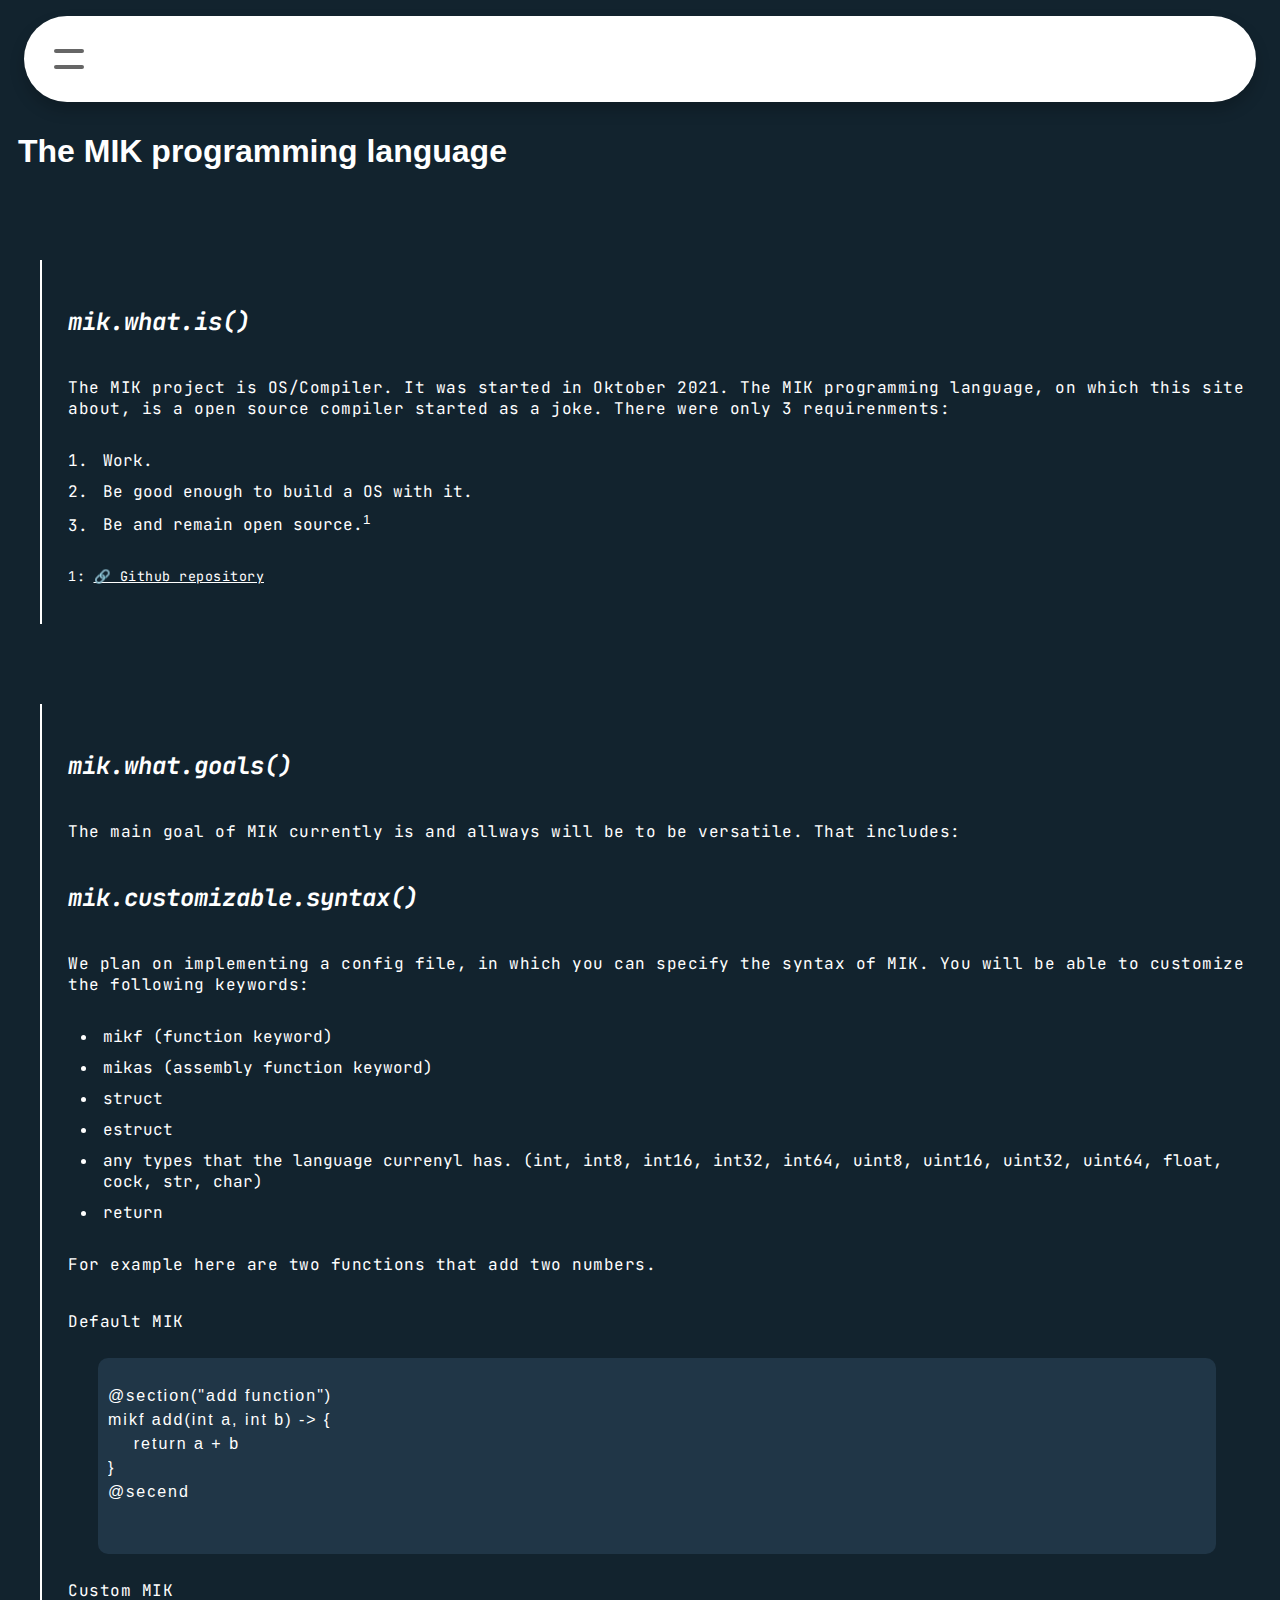
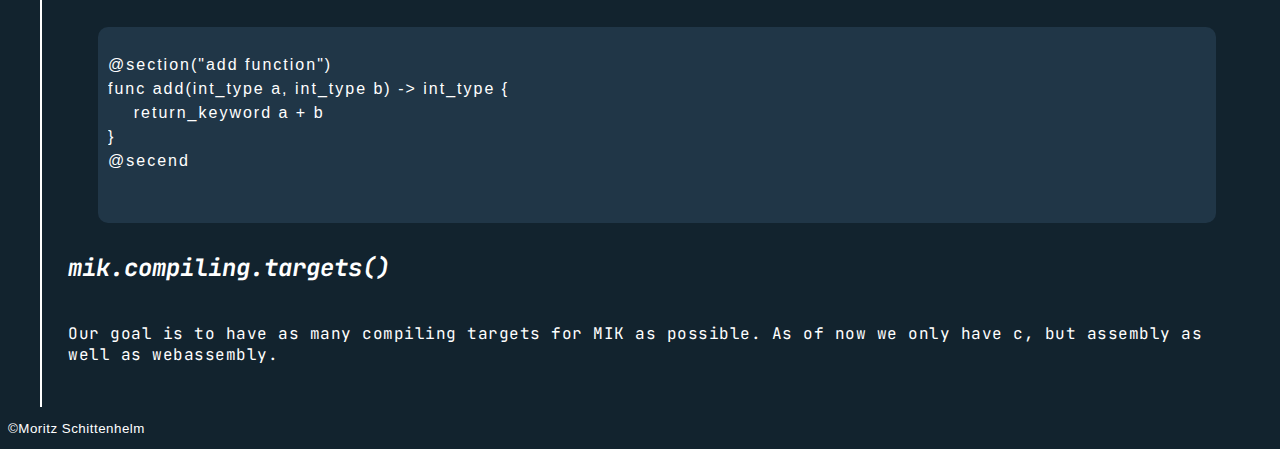
<file: website/about.html>
<!DOCTYPE html>
<html lang="en" style="background-color: #12232e;">
<head>
    <meta charset="UTF-8">
    <meta http-equiv="X-UA-Compatible" content="IE=edge">
    <meta name="viewport" content="width=device-width, initial-scale=1.0">
    <link rel="stylesheet" href="https://cdnjs.cloudflare.com/ajax/libs/font-awesome/4.7.0/css/font-awesome.min.css">
    <link rel="stylesheet" href="style/style.css">
    <title>MIK - Home</title>
</head>
    <body>
        <header class="spacer">
            <div class="nav">
                <input type="checkbox">
                <span></span>
                <span></span>
                <div class="menu">
                    <li><a href="../index.html">home</a></li>
                    <li><a id="active" href="#">about</a></li>
                    <li><a href="documentation.html">documentation</a></li>
                    <li><a href="Download.html">download</a></li>
                    <li><a href="learn_mik.html">learn</a></li>
                    <li><a href="#">contact</a></li>
                </div>
            </div>
        </header>
        
        <!--Articles about mik origin-->
        <div class="article">
            <h1>The MIK programming language</h1>

            <!--what is that-->
            <div class="article-doc">
                <h2 class="function">mik.what.is()</h2>
                <p>The MIK project is OS/Compiler. It was started in Oktober 2021.
                    The MIK programming language, on which this site about,
                     is a open source compiler started as a joke. There were only 3 requirenments:
                </p>
                <ol>
                    <li style="padding: 5px;font-family: 'JetBrains Mono', monospace;">Work.</il>
                    <li style="padding: 5px;font-family: 'JetBrains Mono', monospace;">Be good enough to build a OS with it.</li>
                    <li style="padding: 5px;font-family: 'JetBrains Mono', monospace;">Be and remain open source.<sup>1</sup></li>
                </ol>
                <p style="font-size: smaller;">1: <a style="font-family: 'JetBrains Mono', monospace;" href="https://github.com/MikOS-ProgrammingLanguage/mic">🔗 Github repository</a></p>
            </div>

            <!--what goals-->
            <div class="article-doc">
                <h2 class="function">mik.what.goals()</h2>
                <p>The main goal of MIK currently is and allways will be to be versatile. That includes:</p>

                <h2 class="function">mik.customizable.syntax()</h2>
                <p>We plan on implementing a config file, in which you can specify the syntax of MIK. You will be able to customize the following keywords:</p>
                <ul>
                    <li style="padding: 5px;font-family: 'JetBrains Mono', monospace;">mikf  (function keyword)</li>
                    <li style="padding: 5px;font-family: 'JetBrains Mono', monospace;">mikas (assembly function keyword)</li>
                    <li style="padding: 5px;font-family: 'JetBrains Mono', monospace;">struct</li>
                    <li style="padding: 5px;font-family: 'JetBrains Mono', monospace;">estruct</li>
                    <li style="padding: 5px;font-family: 'JetBrains Mono', monospace;">any types that the language currenyl has. (int, int8, int16, int32, int64, uint8, uint16, uint32, uint64, float, cock, str, char)</li>
                    <li style="padding: 5px;font-family: 'JetBrains Mono', monospace;">return</li>
                </ul>

                <p>For example here are two functions that add two numbers.</p>
                <p>Default MIK</p>
                <blockquote>
                    <pre>
@section("add function")                        
mikf add(int a, int b) -> {
    return a + b
}
@secend
                    </pre>
                </blockquote>
                <p>Custom MIK</p>
                <blockquote>
                    <pre>
@section("add function")
func add(int_type a, int_type b) -> int_type {
    return_keyword a + b
}
@secend
                    </pre>
                </blockquote>

                <h2 class="function">mik.compiling.targets()</h2>
                <p>Our goal is to have as many compiling targets for MIK as possible. As of now we only have c, but assembly as well as webassembly.</p>
			</div>
        </div>
    
     <footer>
        <button onclick="topFunction()" id="myBtn" title="Go to top">Top</button>
        <script src="scripts/to_top.js"></script>
        <p style="font-size: smaller;">©Moritz Schittenhelm</p>
    </footer>
    </body>
</html>
</file>
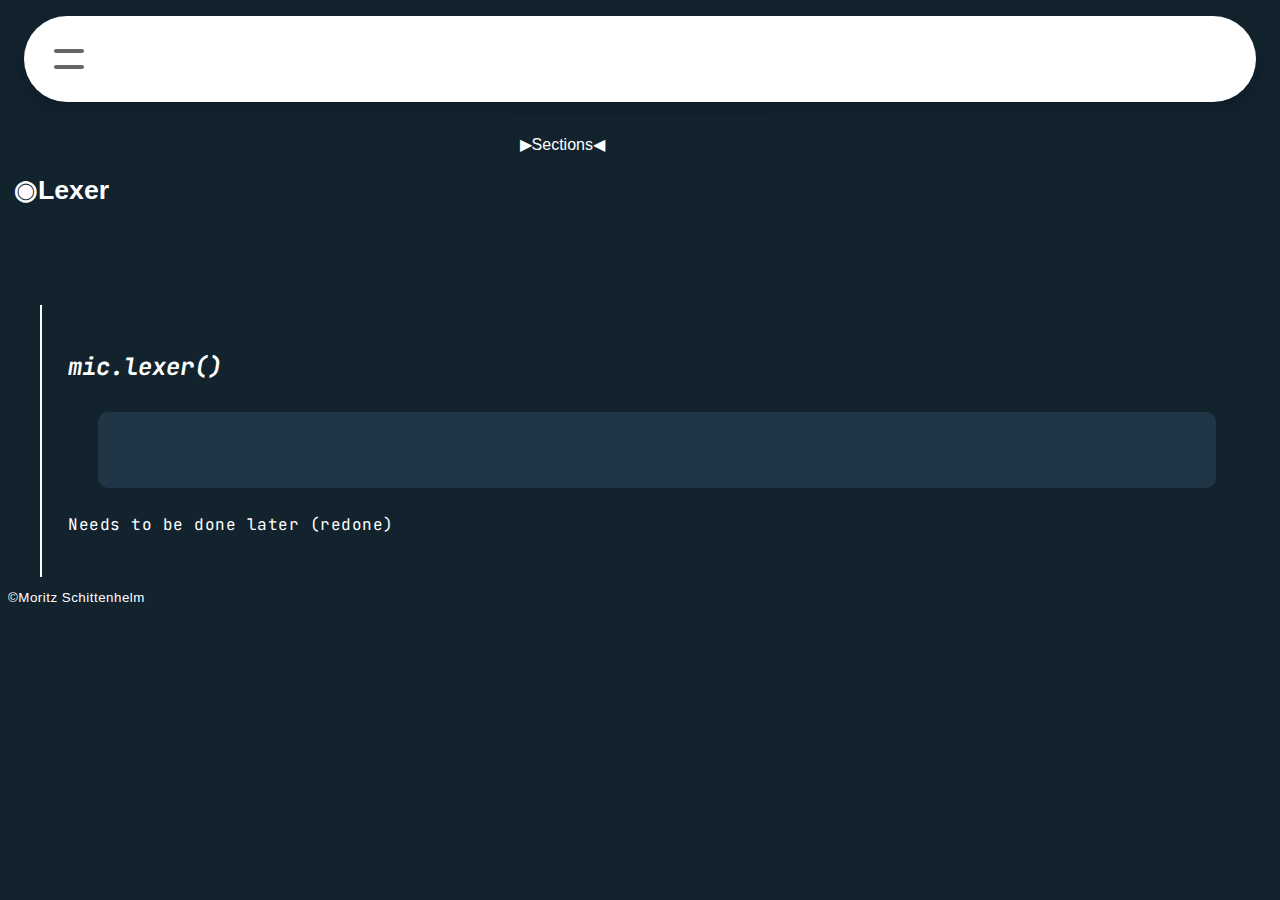
<file: website/documentation.html>
<html lang="en" style="background-color: #12232e;">
<head>
    <meta charset="UTF-8">
    <meta http-equiv="X-UA-Compatible" content="IE=edge">
    <meta name="viewport" content="width=device-width, initial-scale=1.0">
    <link rel="stylesheet" href="style/style.css">
    <title>MIK - Documentation</title>
</head>
<body class="layer1">
    <header>
        <div class="nav">
            <input type="checkbox">
              <span></span>
              <span></span>
              <div class="menu">
                <li><a href="../index.html">home</a></li>
                <li><a href="about.html">about</a></li>
                <li><a id="active">documentation</a></li>
                <li><a href="Download.html">download</a></li>
                <li><a href="#">blog</a></li>
                <li><a href="#">contact</a></li>
              </div>
          </div>
    </header>
    <!-- Needs to be redone -->
    <div class="dropdown" style="display: block; padding-top: 1rem; background-color: #12232e;">
        <button class="dropbtn" style="background-color: #12232e;">▶︎Sections◀︎</button>
        <div class="dropdown-content">
            <a href="#Lexer">compiler-util/Lexer</a>
            <a href="#Parser">compiler-util/Parser</a>
            <a href="#">compiler-util/Maker</a>
            <a href="#">compiler-util/Preprocessor</a>
            <a href="#">mip-src/</a>
            <a href="#">Compiler</a>
            <a href="#">mip</a>
            <p><br><br>▶︎Packages◀︎</p>
            <a href="#">mip - Package manager</a>
            <a href="#">milk - A library format</a>
            <a href="#">milk.pkg - Creating librarys</a>
        </div>
      </div>
    <div class="dropdown-under"style="text-align: center;">
        <button class="dropbtn-under"><h1>◉Lexer</h1></button>
        <div class="dropdown-content-under">
            <a href="#Lexer:line3-20">Global definitions: Line 3-20</a>
            <a href="#Lexer:class_Token">Token class</a>
            <a href="#Lexer:__init__()">Lexer class __init__()</a>
            <a href="#Lexer:make_tokens()">Main method: make_tokens()</a>
            <a href="#Lexer:__advance()">__advance() method</a>
            <a href="#Lexer:__get_id()">__get_id() method</a>
            <a href="Lexer:__get_operand()">__get_operand() method</a>
        </div>
      </div>
    <div class="article-doc" id="Lexer:line3-20">
        <h2 class="function">mic.lexer()</h2>
        <blockquote>
            <pre>
            </pre>
        </blockquote>
        <p>Needs to be done later (redone)</p>
    </div>

    <footer>
        <button onclick="topFunction()" id="myBtn" title="Go to top">Top</button>
        <script src="scripts/to_top.js"></script>
        <p style="font-size: smaller;">©Moritz Schittenhelm</p>
    </footer>
</body>
</html>
</file>
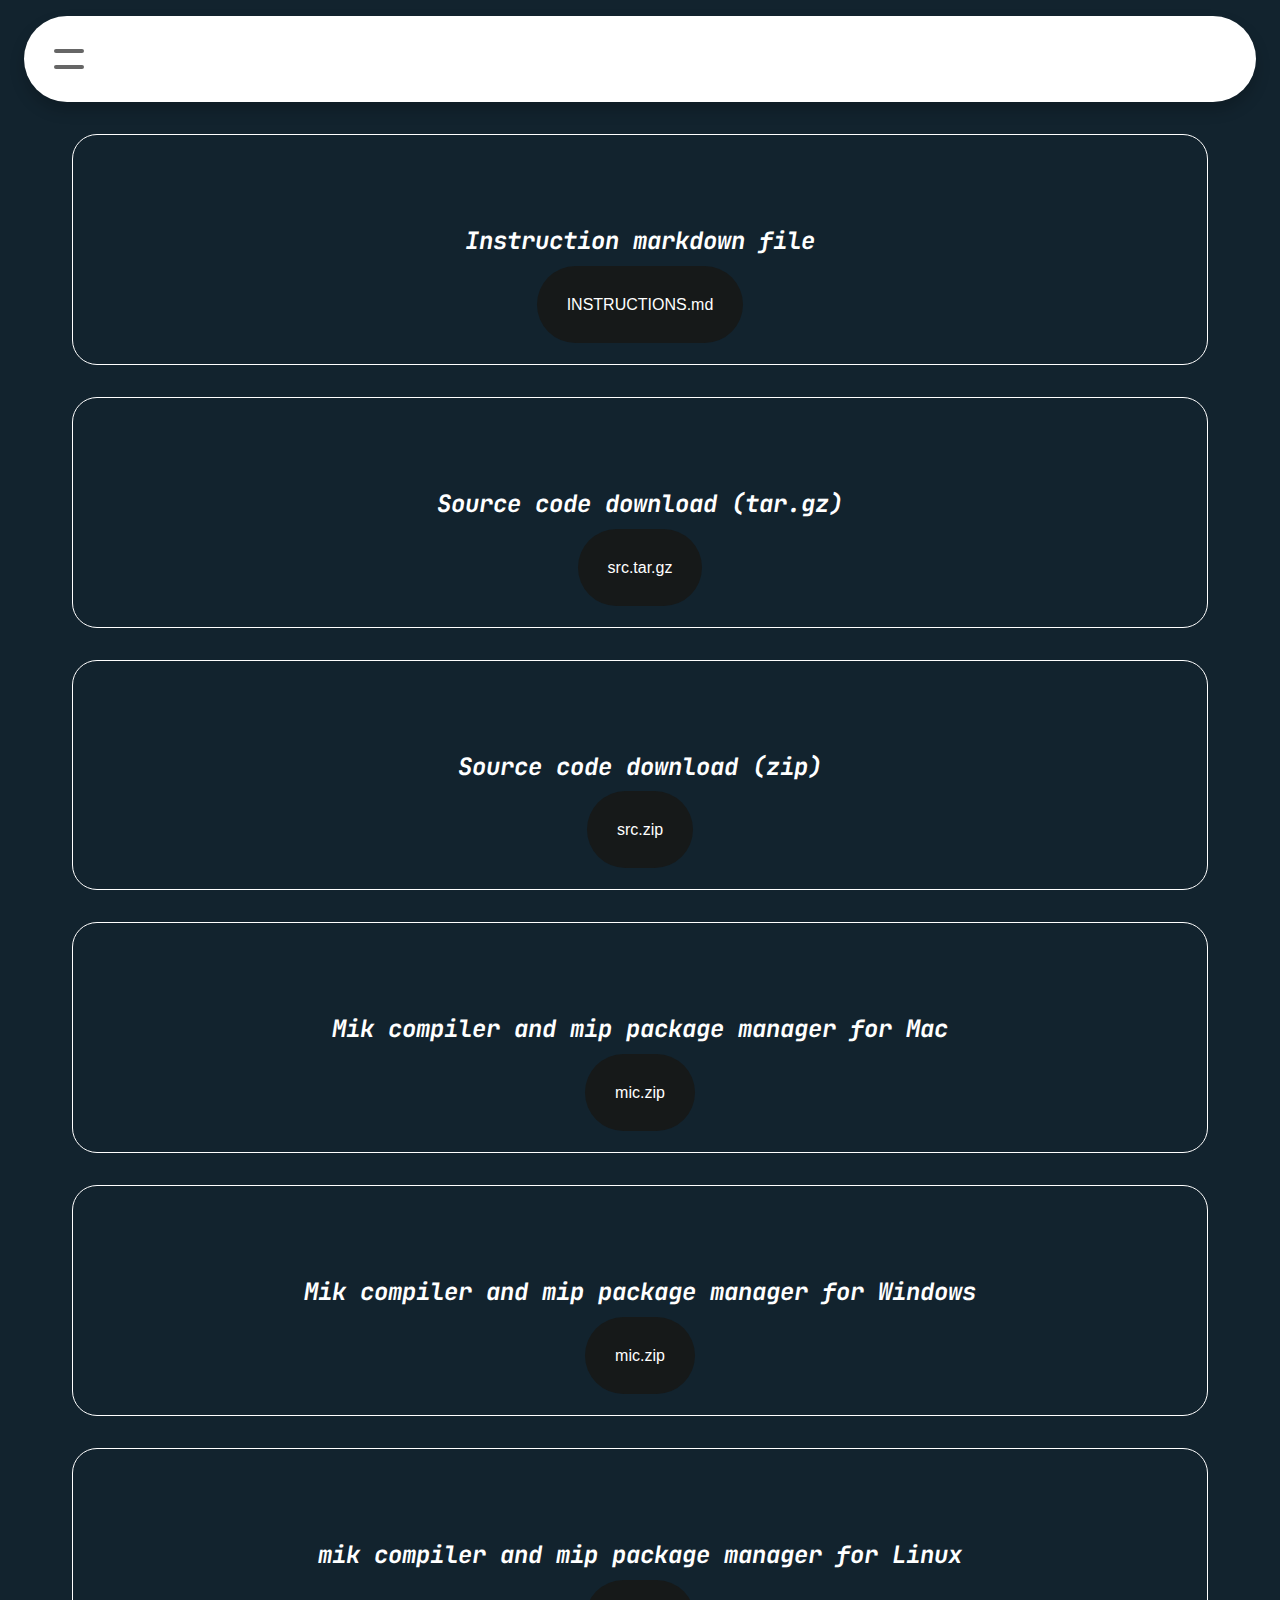
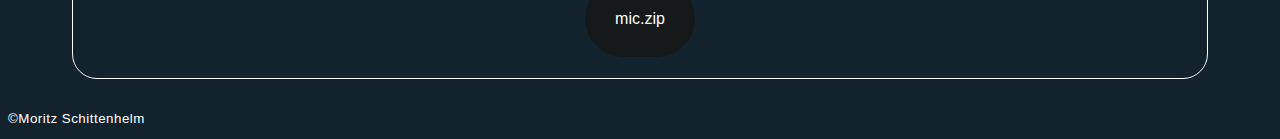
<file: website/Download.html>
<!DOCTYPE html>
<html lang="en>" style="background-color: #12232e;">
    <head>
        <meta charset="UTF-8">
        <meta http-equiv="X-UA-Compatible" content="IE=edge">
        <meta name="viewport" content="width=device-width, initial-scale=1.0">
        <link rel="stylesheet" href="./style/style.css">
        <title>MIK - Downloads</title>
    </head>
    <body class="layer1">
        <header>
            <div class="nav">
                <input type="checkbox">
                  <span></span>
                  <span></span>
                  <div class="menu">
                    <li><a href="../index.html">home</a></li>
                    <li><a href="about.html">about</a></li>
                    <li><a href="documentation.html">documentation</a></li>
                    <li><a id="active" href="#">download</a></li>
                    <li><a href="learn_mik.html">learn</a></li>
                    <li><a href="#">contact</a></li>
                  </div>
              </div>
        </header>
        <div class="article-download">
            <h2 class="function" style="padding: 20px;">Instruction markdown file</h2>
            <a href="downloads/INSTRUCTIONS.md" class="download_link"download="INSTRUCTIONS.md">INSTRUCTIONS.md</a>
        </div>

        <div class="article-download">
            <h2 class="function" style="padding: 20px;">Source code download (tar.gz)</h2>
            <a href="downloads/mic-0.0.3.tar.gz" class="download_link" download="src.tar.gz">src.tar.gz</a>
        </div>

        <div class="article-download">
            <h2 class="function" style="padding: 20px;">Source code download (zip)</h2>
            <a href="downloads/mic-0.0.3.zip" class="download_link" download="src.zip">src.zip</a>
        </div>

        <div class="article-download">
            <h2 class="function" style="padding: 20px;">Mik compiler and mip package manager for Mac</h2>
            <a href="downloads/mac_mik.zip" class="download_link" download="mac-binary.zip">mic.zip</a>
        </div>

        <div class="article-download">
            <h2 class="function" style="padding: 20px;">Mik compiler and mip package manager for Windows</h2>
            <a href="downloads/win_mik.zip" class="download_link" download="win-binary.zip">mic.zip</a>
        </div>

        <div class="article-download">
            <h2 class="function" style="padding: 20px;">mik compiler and mip package manager for Linux</h2>
            <a href="downloads/linux_mik.zip" class="download_link" download="linux-binary.zip">mic.zip</a>
        </div>

        <footer>
            <button onclick="topFunction()" id="myBtn" title="Go to top">Top</button>
            <script src="scripts/to_top.js"></script>
            <p style="font-size: smaller;">©Moritz Schittenhelm</p>
        </footer>
    </body>
</html>
</file>
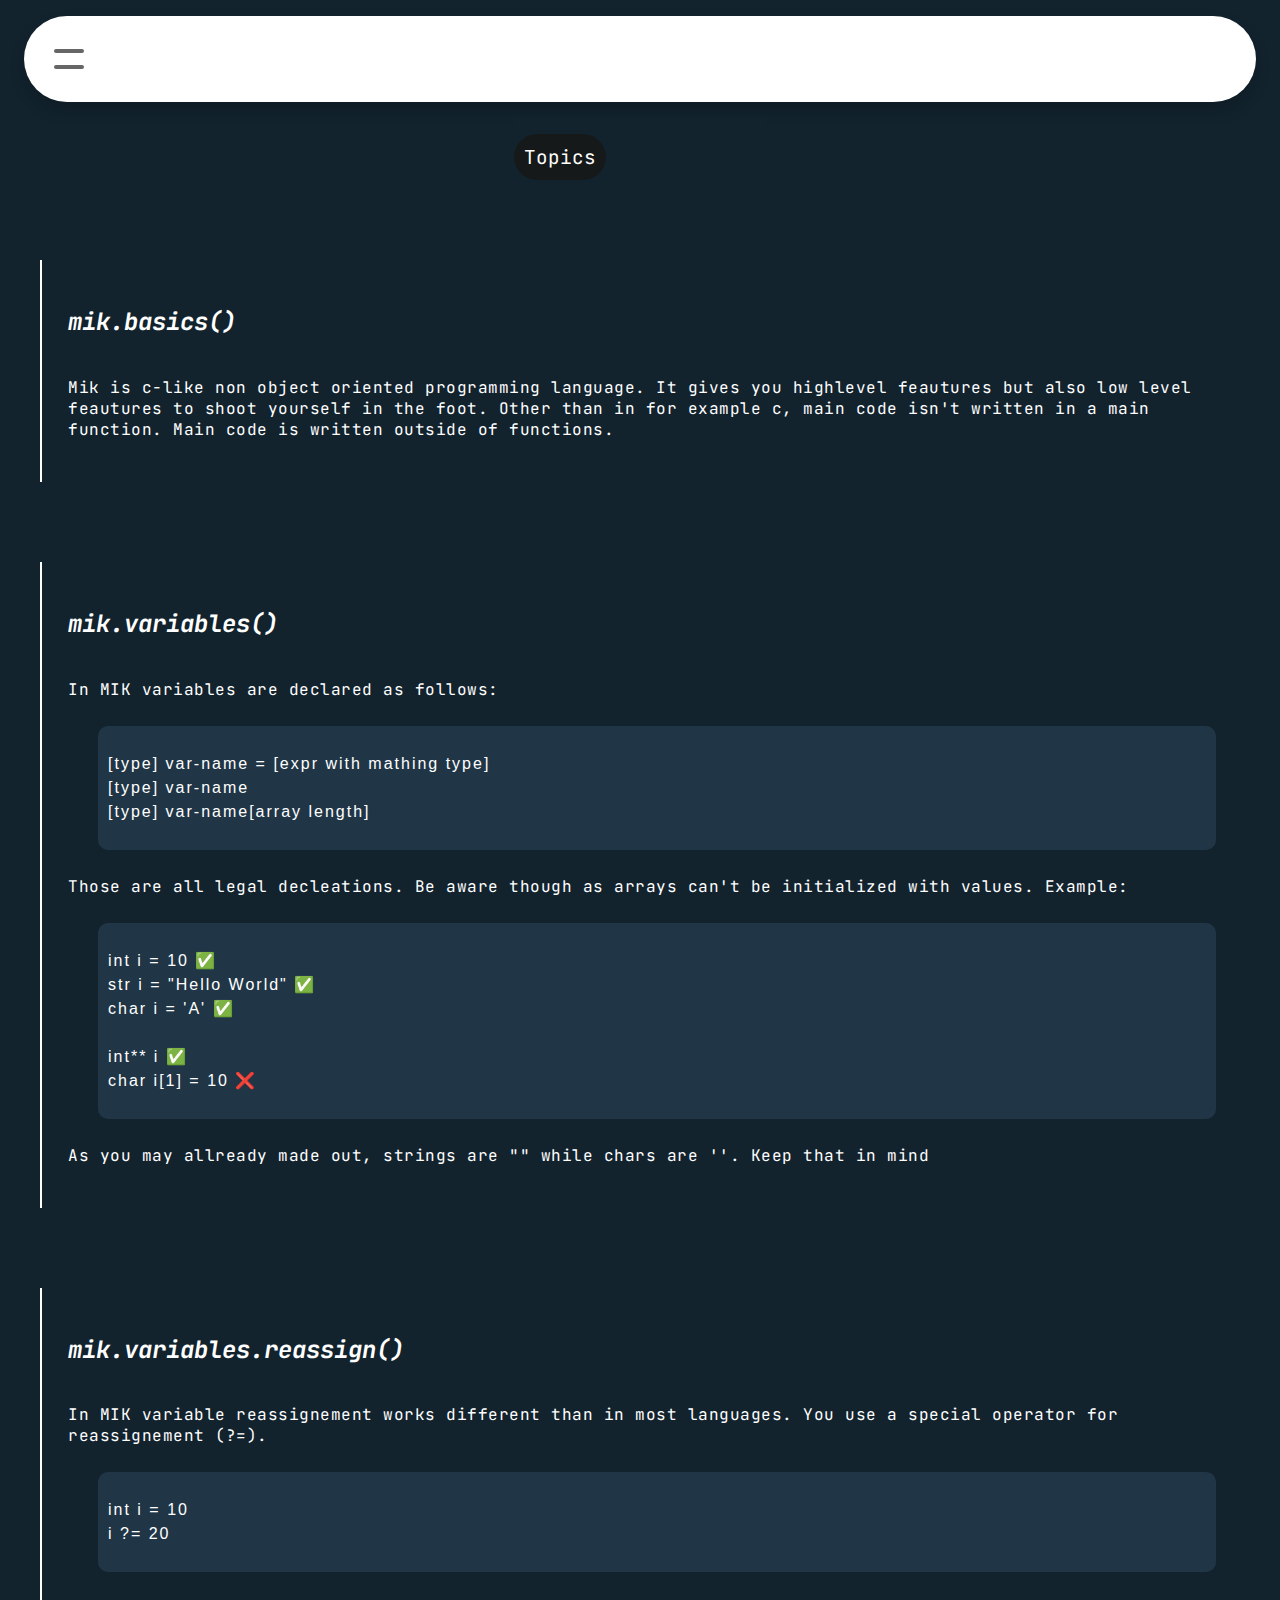
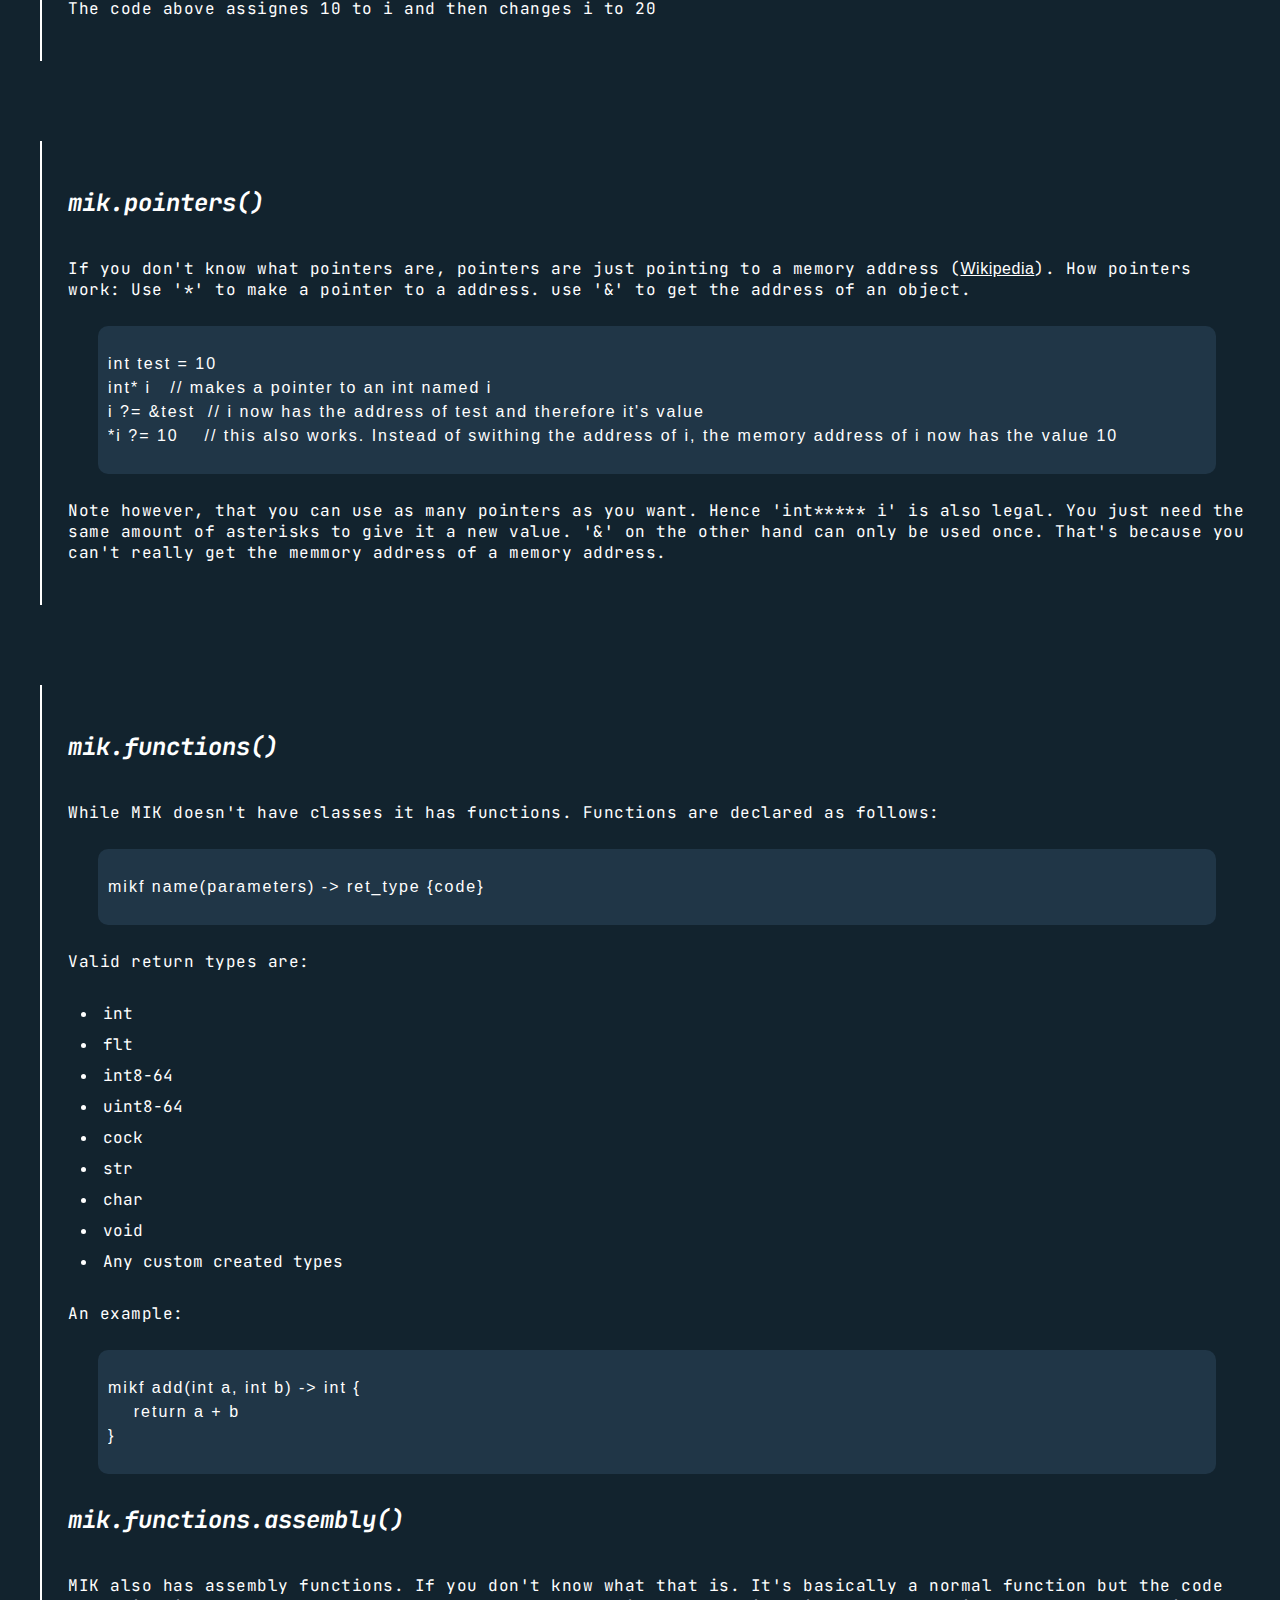
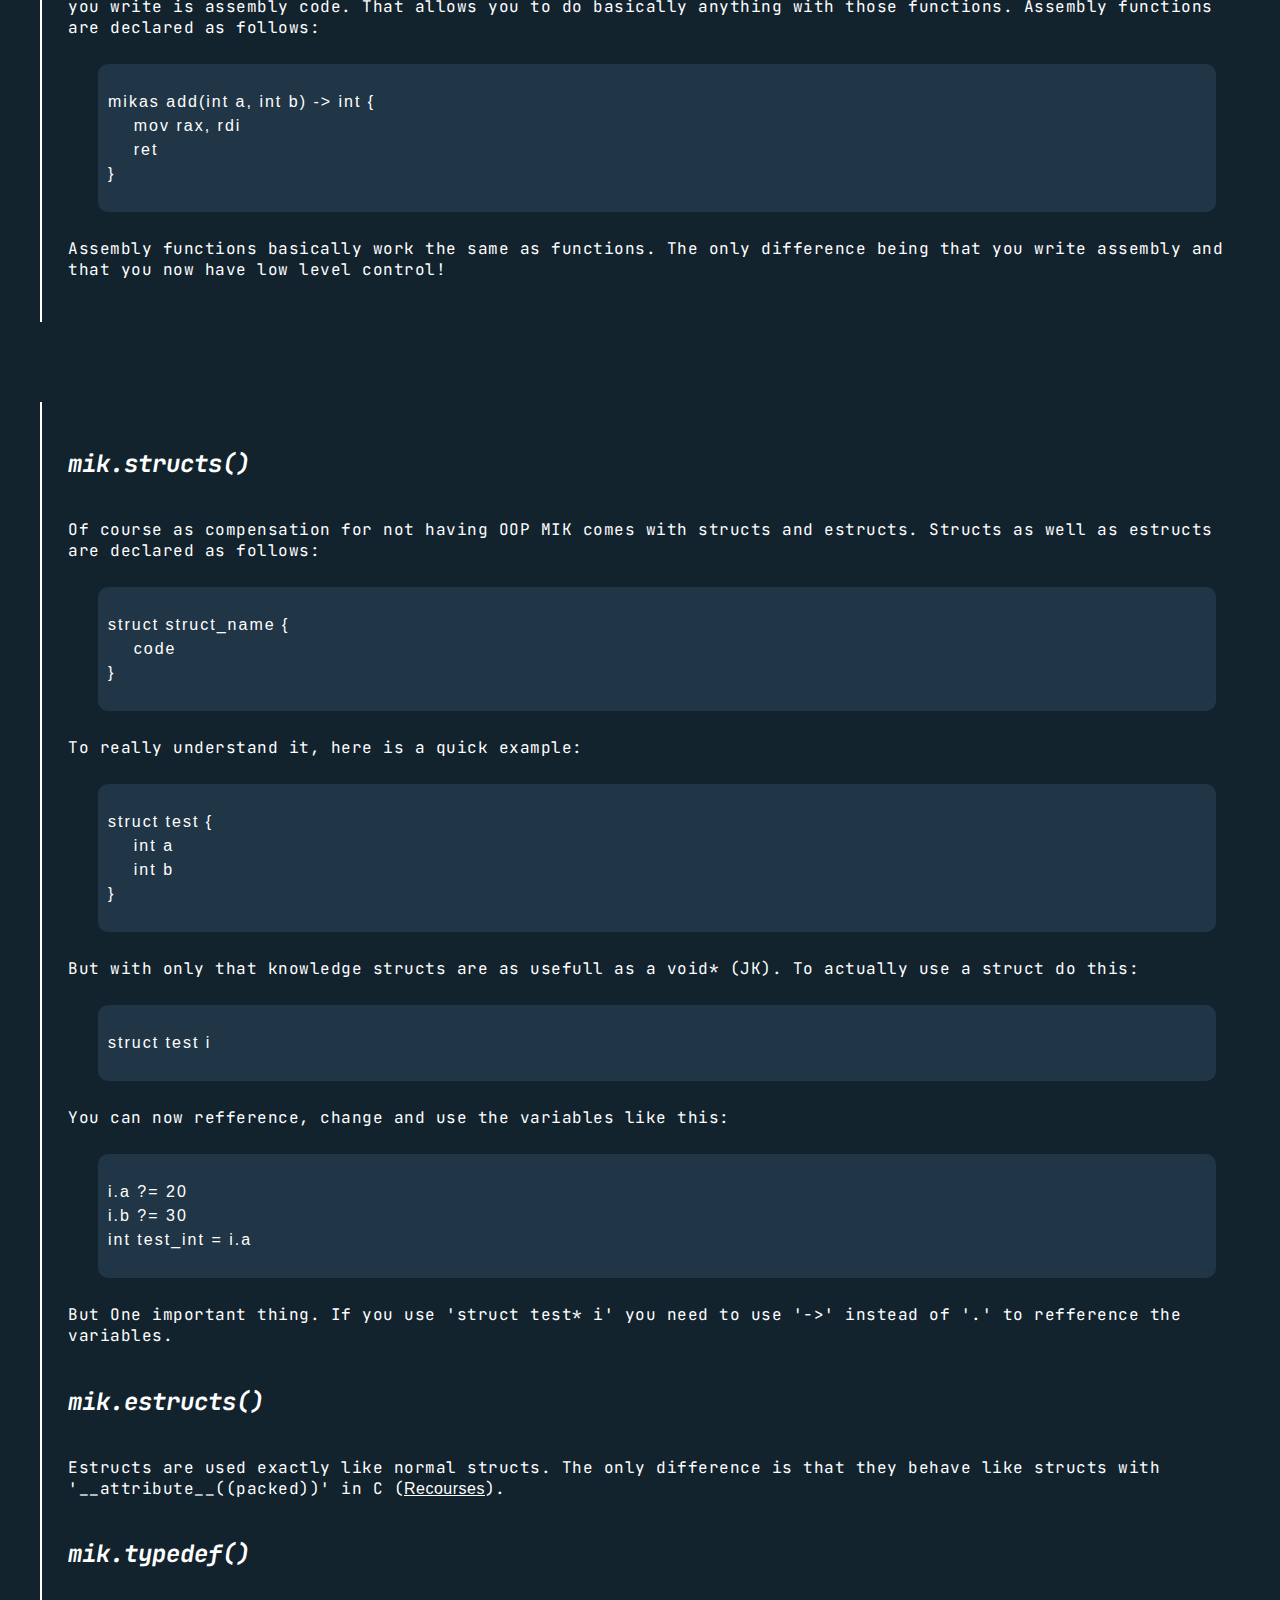
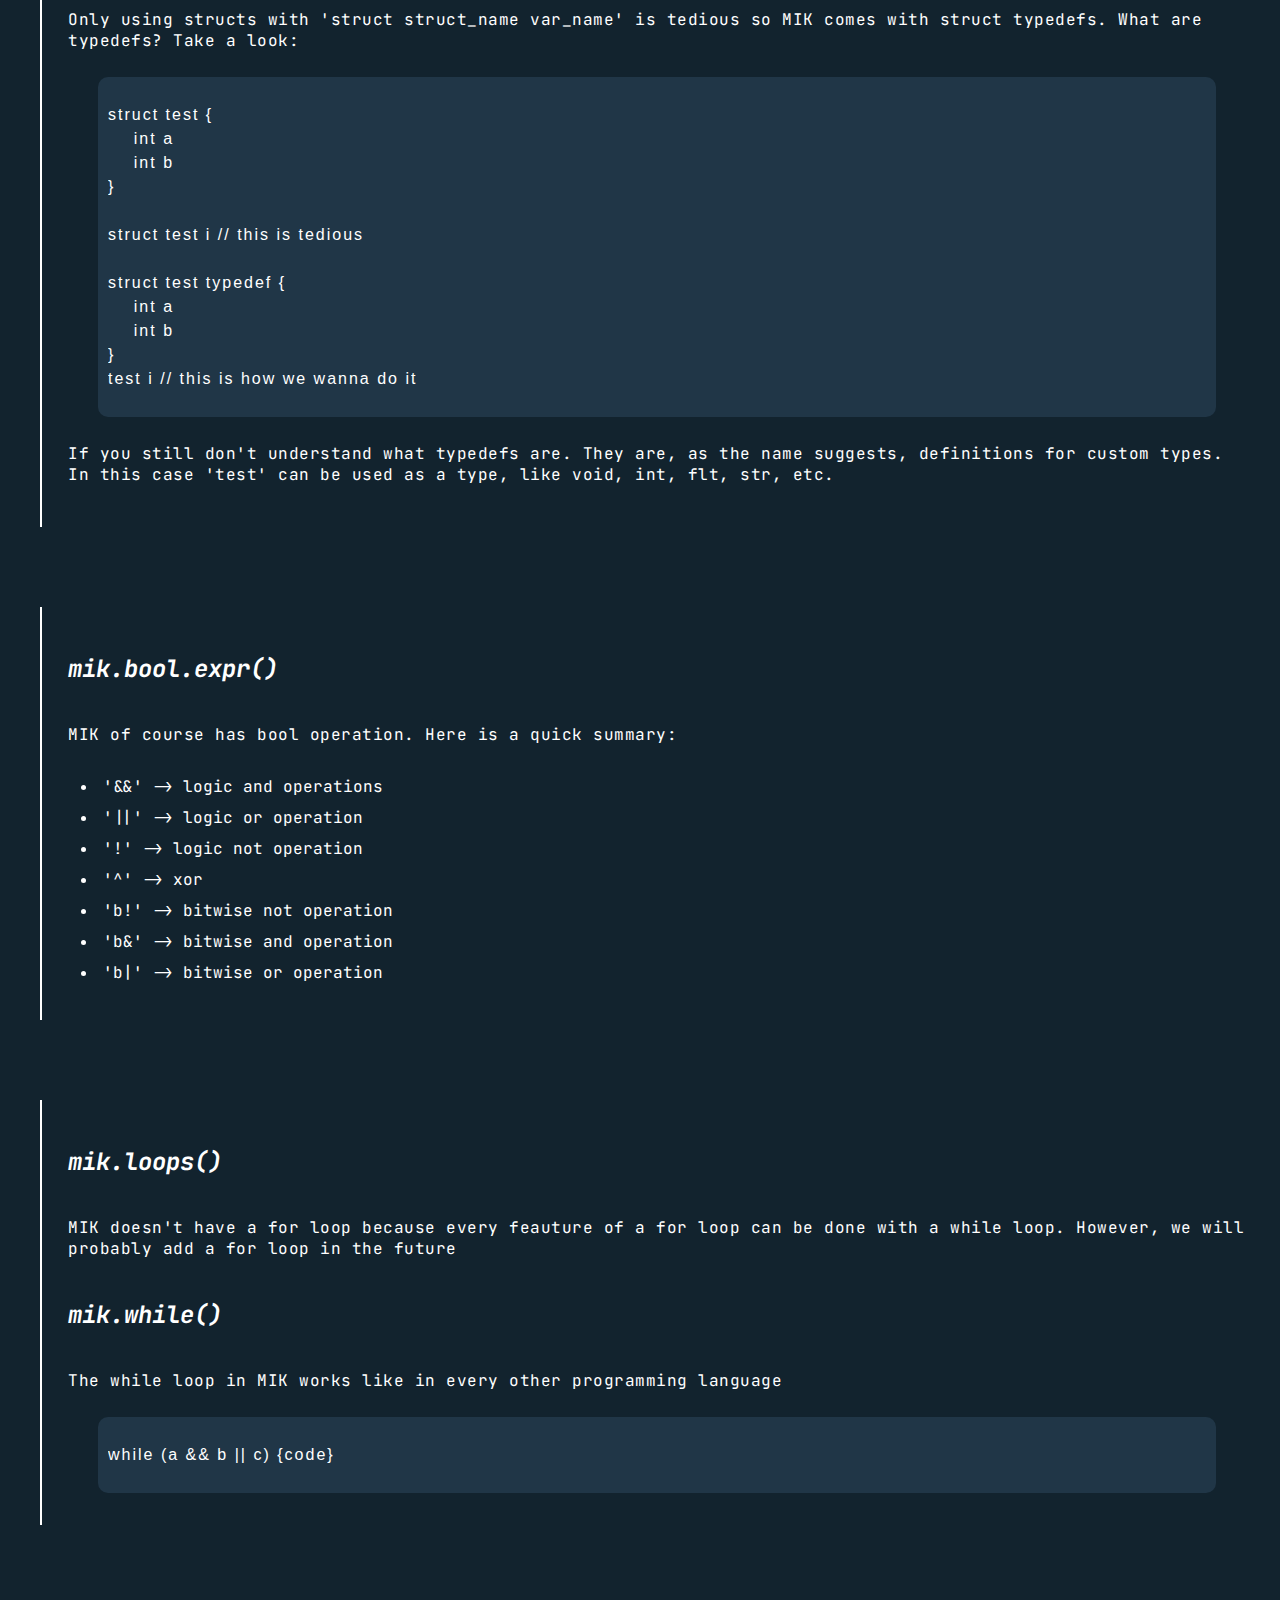
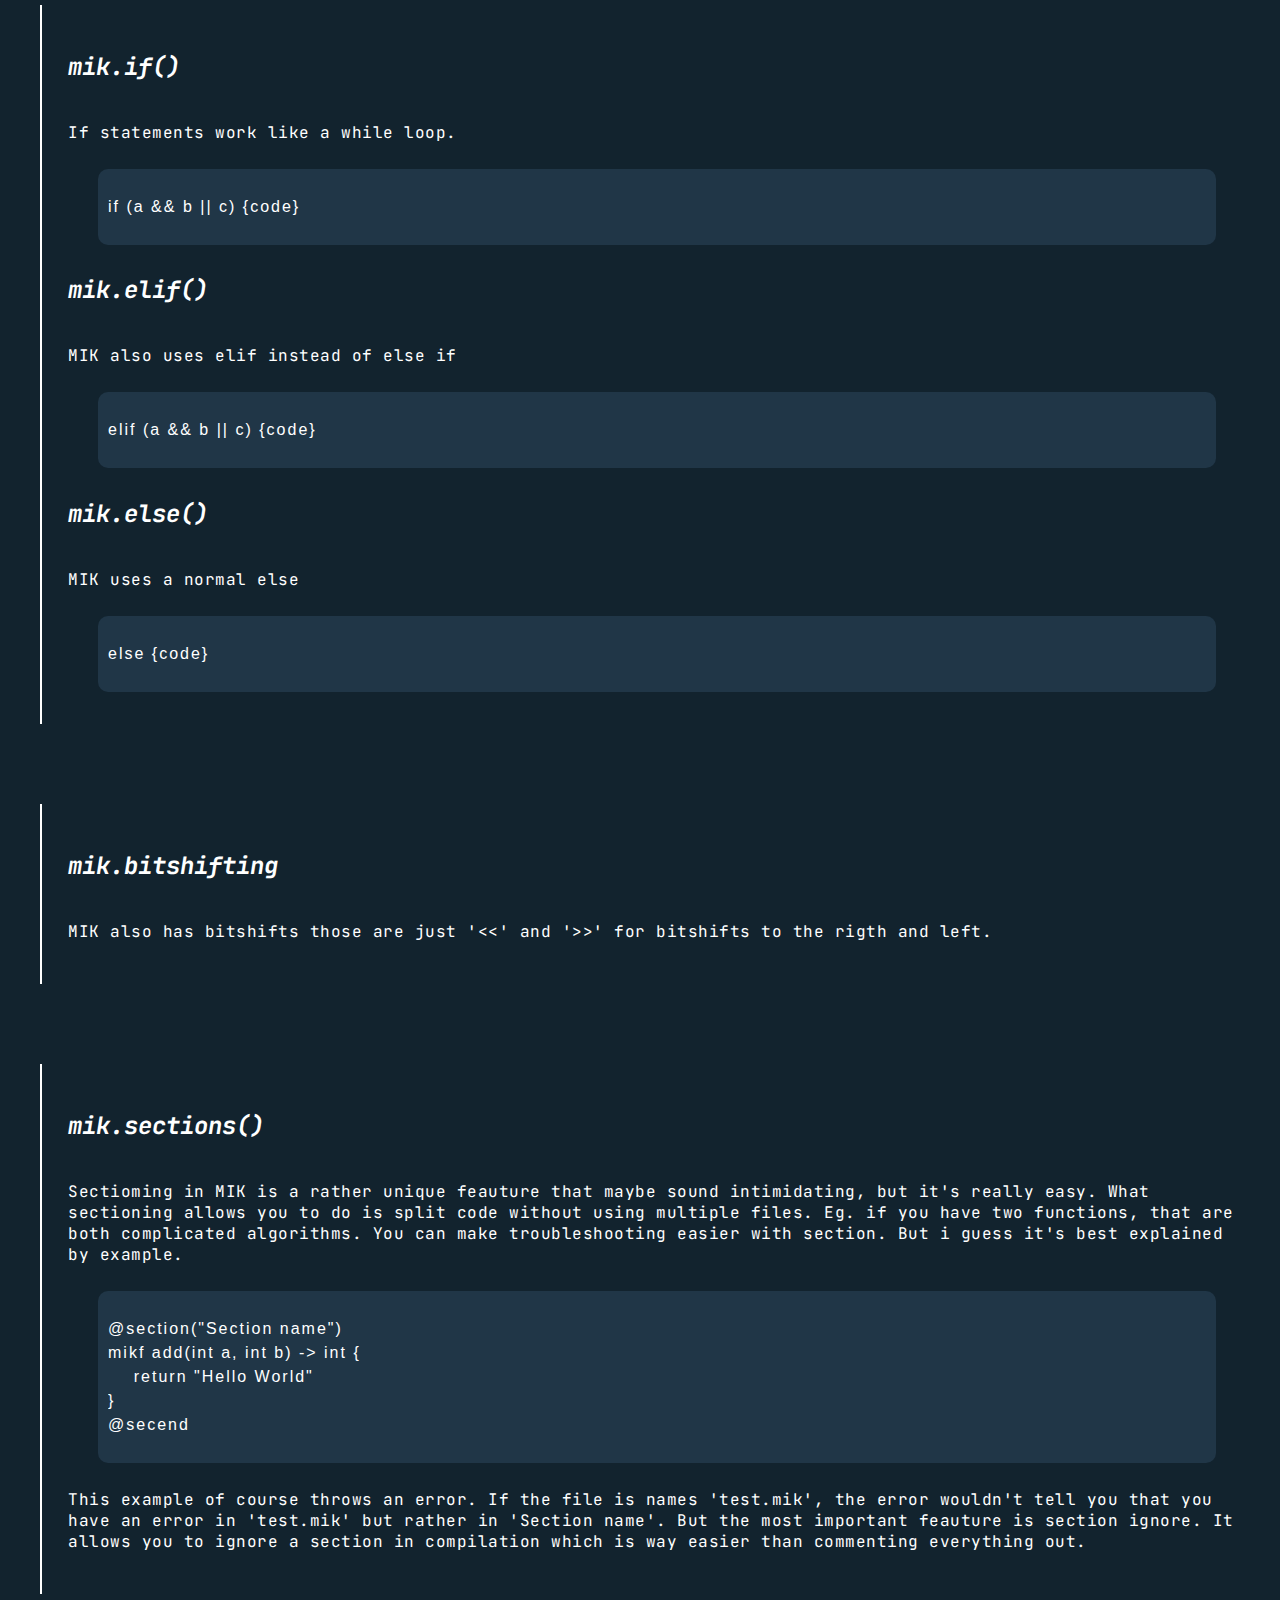
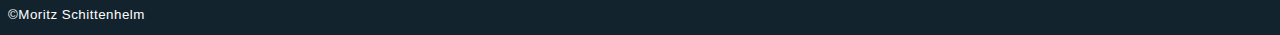
<file: website/learn_mik.html>
<!DOCTYPE html>
<html lang="en>" style="background-color: #12232e;">
    <head>
        <meta charset="UTF-8">
        <meta http-equiv="X-UA-Compatible" content="IE=edge">
        <meta name="viewport" content="width=device-width, initial-scale=1.0">
        <link rel="stylesheet" href="./style/style.css">
        <title>MIK - Learn MIK</title>
    </head>
    <body class="layer1">
        <header>
            <div class="nav">
                <input type="checkbox">
                  <span></span>
                  <span></span>
                  <div class="menu">
                    <li><a href="../index.html">home</a></li>
                    <li><a href="about.html">about</a></li>
                    <li><a href="documentation.html">documentation</a></li>
                    <li><a href="Download.html">download</a></li>
                    <li><a id="active" href="#">learn</a></li>
                    <li><a href="#">contact</a></li>
                  </div>
              </div>
        </header>

        <!--Nav-->
        <div class="dropdown" style="display: block; padding-top: 1rem; background-color: #12232e;">
            <button class="dropbtn" style="background-color: #161919; font-family: 'JetBrains Mono', monospace; font-size: larger; padding: 10px; border-radius: 25px;">Topics</button>
            <div class="dropdown-content" style="border-radius: 20px; padding: 10px;">
                <a href="#mic-basics" class="function">mic.basics()</a>
                <a href="#mic-vars" class="function">mik.variables()</a>
                <a href="#mik.variables.reassign" class="function">mik.variables.reassign()</a>
                <a href="#mik.pointers" class="function">mik.pointers()</a>
                <a href="#mik.functions" class="function">mik.functions()</a>
                <a href="#mik.functions.assembly" class="function">mik.functions.assembly()</a>
                <a href="#mik.structs" class="function">mik.structs()</a>
                <a href="#mik.bool.expr" class="function">mik.bool.expr()</a>
                <a href="#mik.loops" class="function">mik.loops()</a>
                <a href="#mik.if" class="function">mik.if()</a>
                <a href="#mik.elif" class="function">mik.elif()</a>
                <a href="#mik.else" class="function">mik.else()</a>
                <a href="#mik.bitshifting" class="function">mik.bitshifting()</a>
                <a href="#mik.sections" class="function">mik.sections()</a>
            </div>
          </div>

        <!--MIK basics-->
        <div class="article-doc" id="mik-basics">
            <h2 class="function">mik.basics()</h2>
            <p>Mik is c-like non object oriented programming language. It gives you highlevel feautures but also low level feautures to shoot yourself in the foot. Other than in for example c, main code isn't written in a main function. Main code is written outside of functions.</p>
        </div>

        <!--Variables-->
        <div class="article-doc" id="mic-vars">
            <h2 class="function">mik.variables()</h2>
            <p>In MIK variables are declared as follows:</p>
            <blockquote>
                <pre>
[type] var-name = [expr with mathing type]
[type] var-name
[type] var-name[array length]</pre>
            </blockquote>
            <p>Those are all legal decleations. Be aware though as arrays can't be initialized with values. Example:</p>
            <blockquote>
                <pre>
int i = 10 ✅
str i = "Hello World" ✅
char i = 'A' ✅

int** i ✅
char i[1] = 10 ❌</pre>
            </blockquote>
            <p>As you may allready made out, strings are "" while chars are ''. Keep that in mind</p>
        </div>

        <!--Variable reassignement-->
        <div class="article-doc" id="mik.variables.reassign">
            <h2 class="function">mik.variables.reassign()</h2>
            <p>In MIK variable reassignement works different than in most languages. You use a special operator for reassignement (?=).</p>
            <blockquote>
                <pre>
int i = 10
i ?= 20</pre>
            </blockquote>
            <p>The code above assignes 10 to i and then changes i to 20</p>
        </div>
    
        <!--Pointers-->
        <div class="article-doc" id="mik.pointers">
            <h2 class="function">mik.pointers()</h2>
            <p>If you don't know what pointers are, pointers are just pointing to a memory address (<a href="https://en.wikipedia.org/wiki/Pointer_computer_programming" target="blank_">Wikipedia</a>). How pointers work: Use '*' to make a pointer to a address. use '&' to get the address of an object.</p>
            <blockquote>
                <pre>
int test = 10
int* i   // makes a pointer to an int named i
i ?= &test  // i now has the address of test and therefore it's value
*i ?= 10    // this also works. Instead of swithing the address of i, the memory address of i now has the value 10</pre>
            </blockquote>
            <p>Note however, that you can use as many pointers as you want. Hence 'int***** i' is also legal. You just need the same amount of asterisks to give it a new value. '&' on the other hand can only be used once. That's because you can't really get the memmory address of a memory address.</p>
        </div>

        <!--Functions-->
        <div class="article-doc" id="mik.functions">
            <h2 class="function">mik.functions()</h2>
            <p>While MIK doesn't have classes it has functions. Functions are declared as follows:</p>
            <blockquote>
                <pre>
mikf name(parameters) -> ret_type {code}</pre>
            </blockquote>
            <p>Valid return types are:</p>
            <ul>
                <li style="padding: 5px;font-family: 'JetBrains Mono', monospace;">int</li>
                <li style="padding: 5px;font-family: 'JetBrains Mono', monospace;">flt</li>
                <li style="padding: 5px;font-family: 'JetBrains Mono', monospace;">int8-64</li>
                <li style="padding: 5px;font-family: 'JetBrains Mono', monospace;">uint8-64</li>
                <li style="padding: 5px;font-family: 'JetBrains Mono', monospace;">cock</li>
                <li style="padding: 5px;font-family: 'JetBrains Mono', monospace;">str</li>
                <li style="padding: 5px;font-family: 'JetBrains Mono', monospace;">char</li>
                <li style="padding: 5px;font-family: 'JetBrains Mono', monospace;">void</li>
                <li style="padding: 5px;font-family: 'JetBrains Mono', monospace;">Any custom created types</li>
            </ul>
            <p>An example:</p>
            <blockquote>
                <pre>
mikf add(int a, int b) -> int {
    return a + b
}</pre>
            </blockquote>
            
            <h2 class="function" id="mik.functions.assembly">mik.functions.assembly()</h2>
            <p>MIK also has assembly functions. If you don't know what that is. It's basically a normal function but the code you write is assembly code. That allows you to do basically anything with those functions. Assembly functions are declared as follows:</p>
            <blockquote>
                <pre>
mikas add(int a, int b) -> int {
    mov rax, rdi
    ret
}</pre>
            </blockquote>
            <p>Assembly functions basically work the same as functions. The only difference being that you write assembly and that you now have low level control!</p>
        </div>

        <!--Structs and custom types-->
        <div class="article-doc" id="mik.structs">
            <h2 class="function">mik.structs()</h2>
            <p>Of course as compensation for not having OOP MIK comes with structs and estructs. Structs as well as estructs are declared as follows:</p>
            <blockquote>
                <pre>
struct struct_name {
    code
}</pre>
            </blockquote>
            <p>To really understand it, here is a quick example:</p>
            <blockquote>
                <pre>
struct test {
    int a
    int b
}</pre>
            </blockquote>
            <p>But with only that knowledge structs are as usefull as a void* (JK). To actually use a struct do this:</p>
            <blockquote>
                <pre>
struct test i</pre>
            </blockquote>
            <p>You can now refference, change and use the variables like this:</p>
            <blockquote>
                <pre>
i.a ?= 20
i.b ?= 30
int test_int = i.a</pre>
            </blockquote>
            <p>But One important thing. If you use 'struct test* i' you need to use '->' instead of '.' to refference the variables.</p>
            
            <h2 class="function">mik.estructs()</h2>
            <p>Estructs are used exactly like normal structs. The only difference is that they behave like structs with '__attribute__((packed))' in C (<a href="https://www.keil.com/support/man/docs/armclang_ref/armclang_ref_chr1359124982232.htm" target="blank_">Recourses</a>).</p>
            
            <h2 class="function">mik.typedef()</h2>
            <p>Only using structs with 'struct struct_name var_name' is tedious so MIK comes with struct typedefs. What are typedefs? Take a look:</p>
            <blockquote>
                <pre>
struct test {
    int a
    int b
}

struct test i // this is tedious

struct test typedef {
    int a
    int b
}
test i // this is how we wanna do it</pre>
            </blockquote>
            <p>If you still don't understand what typedefs are. They are, as the name suggests, definitions for custom types. In this case 'test' can be used as a type, like void, int, flt, str, etc.</p>
        </div>

        <!--Bool operators and conditions-->
        <div class="article-doc" id="mik.bool.expr">
            <h2 class="function">mik.bool.expr()</h2>
            <p>MIK of course has bool operation. Here is a quick summary:</p>
            <ul>
                <li style="padding: 5px;font-family: 'JetBrains Mono', monospace;">'&&' -> logic and operations</li>
                <li style="padding: 5px;font-family: 'JetBrains Mono', monospace;">'||' -> logic or operation</li>
                <li style="padding: 5px;font-family: 'JetBrains Mono', monospace;">'!' -> logic not operation</li>
                <li style="padding: 5px;font-family: 'JetBrains Mono', monospace;">'^' -> xor</li>
                <li style="padding: 5px;font-family: 'JetBrains Mono', monospace;">'b!' -> bitwise not operation</li>
                <li style="padding: 5px;font-family: 'JetBrains Mono', monospace;">'b&' -> bitwise and operation</li>
                <li style="padding: 5px;font-family: 'JetBrains Mono', monospace;">'b|' -> bitwise or operation</li>
            </ul>
        </div>

        <!--while loop (no for loop)-->
        <div class="article-doc" id="mik.loops">
            <h2 class="function">mik.loops()</h2>
            <p>MIK doesn't have a for loop because every feauture of a for loop can be done with a while loop. However, we will probably add a for loop in the future</p>

            <h2 class="function">mik.while()</h2>
            <p>The while loop in MIK works like in every other programming language</p>
            <blockquote>
                <pre>
while (a && b || c) {code}</pre>
            </blockquote>
        </div>

        <!--if else, elif-->
        <div class="article-doc">
            <h2 class="function" id="mik.if">mik.if()</h2>
            <p>If statements work like a while loop.</p>
            <blockquote>
                <pre>
if (a && b || c) {code}</pre>
            </blockquote>

            <h2 class="function" id="mik.elif">mik.elif()</h2>
            <p>MIK also uses elif instead of else if</p>
            <blockquote>
                <pre>
elif (a && b || c) {code}</pre>
            </blockquote>

            <h2 class="function" id="mik.else">mik.else()</h2>
            <p>MIK uses a normal else</p>
            <blockquote>
                <pre>
else {code}</pre>
            </blockquote>
        </div>

        <!--shitfing-->
        <div class="article-doc" id="mik.bitshifting">
            <h2 class="function">mik.bitshifting</h2>
            <p>MIK also has bitshifts those are just '<<' and '>>' for bitshifts to the rigth and left.</p>
        </div>

        <!--Sectioning-->
        <div class="article-doc" id="mik.sections">
            <h2 class="function">mik.sections()</h2>
            <p>Sectioming in MIK is a rather unique feauture that maybe sound intimidating, but it's really easy. What sectioning allows you to do is split code without using multiple files. Eg. if you have two functions, that are both complicated algorithms. You can make troubleshooting easier with section. But i guess it's best explained by example.</p>
            <blockquote>
                <pre>
@section("Section name")
mikf add(int a, int b) -> int {
    return "Hello World"
}
@secend</pre>
            </blockquote>
            <p>This example of course throws an error. If the file is names 'test.mik', the error wouldn't tell you that you have an error in 'test.mik' but rather in 'Section name'. But the most important feauture is section ignore. It allows you to ignore a section in compilation which is way easier than commenting everything out.</p>
        </div>
    
        <footer>
            <button onclick="topFunction()" id="myBtn" title="Go to top">Top</button>
            <script src="scripts/to_top.js"></script>
            <p style="font-size: smaller;">©Moritz Schittenhelm</p>
        </footer>
    </body>
</html>
</file>
<file: website/style/style.css>
@import url('https://fonts.googleapis.com/css2?family=JetBrains+Mono:wght@700&display=swap');
@import url('https://fonts.googleapis.com/css2?family=JetBrains+Mono:wght@100&display=swap');
* {
    font-family: -apple-system, BlinkMacSystemFont, 'Segoe UI', Roboto, Oxygen, Ubuntu, Cantarell, 'Open Sans', 'Helvetica Neue', sans-serif;
    scroll-behavior: smooth;
    color: white;
}

pre {
    overflow: auto;
}

/*header {
    padding: 1rem;
    background-color: #007cc7;
    margin-left: -1rem;
    margin-right: -1rem;
}*/

/*.nav {
    float: right;
}

    .nav ul li{
        display: inline-block;
        padding: 10px;
        text-decoration: none;
    }

    .nav ul li:hover {
        font-size: larger;
    }

        .nav ul li a {
            text-decoration: none;
            color: #fff;
        }

        .nav ul li a:hover {
            text-decoration: underline;
        }*/

.home-btn a {
    color: #fff;
    text-decoration: none;
}

    .home-btn a:hover {
        text-decoration: underline;
    }

#active {
    text-decoration: underline;
}


.article {
    background-color: #12232e;
}

    .article h1{
        padding: 10px;
    }

    .article p {
        padding: 10px;
        font-family: 'JetBrains Mono', monospace;
    }

.article-doc {
    padding: 1rem;
    margin-top: 5rem;
    border-left: 2px solid white;
    margin-left: 2rem;
    background-color: #12232e;
}
    
    .article-doc h2 {
        padding: 10px;
    }
    
    .article-doc p {
        padding: 10px;
        font-family: 'JetBrains Mono', monospace;
    }

blockquote {
    border-radius: 10px;
    background-color: #203647;
    padding: 10px;
}
blockquote pre {
    line-height: 150%;
    letter-spacing: 2px;
}

/* Dropdown Button */
.dropbtn {
    color: white;
    font-size: 16px;
    background-color: #007cc7;
    border: none;
  }
  
  /* The container <div> - needed to position the dropdown content */
  .dropdown {
    position: relative;
    width: 20%;
    margin: 0 auto;
    display: inline-block;
  }
  
  /* Dropdown Content (Hidden by Default) */
  .dropdown-content {
    display: none;
    position: absolute;
    background-color: #203647;
    min-width: 160px;
    box-shadow: 0px 8px 16px 0px rgba(0,0,0,0.2);
    z-index: 1;
  }
  
  /* Links inside the dropdown */
  .dropdown-content a {
    color: white;
    padding: 12px 16px;
    text-decoration: none;
    display: block;
  }
  
  /* Change color of dropdown links on hover */
  .dropdown-content a:hover {text-decoration: underline;}
  
  /* Show the dropdown menu on hover */
  .dropdown:hover .dropdown-content {
      display: block;
}
  
  /* Change the background color of the dropdown button when the dropdown content is shown */
  .dropdown:hover .dropbtn {      
      border-radius: 25px;
      text-decoration: underline;
}

#Lexer {
    margin-top: 3rem;
    margin-bottom: 0.5rem;
}
#Parser {
    margin-top: 3rem;
    margin-bottom: 0.5rem;
}

/* Dropdown Button */
.dropbtn-under {
    color: white;
    background-color: #12232e;
    border: none;
  }
  
  /* The container <div> - needed to position the dropdown content */
  .dropdown-under {
    position: relative;
    display: inline-block;
  }
  
  /* Dropdown Content (Hidden by Default) */
  .dropdown-content-under {
    display: none;
    position: absolute;
    background-color: #203647;
    min-width: 160px;
    box-shadow: 0px 8px 16px 0px rgba(0,0,0,0.2);
    z-index: 1;
  }
  
  /* Links inside the dropdown */
  .dropdown-content-under a {
    color: #fff;
    padding: 12px 16px;
    text-decoration: none;
    display: block;
  }
  
  /* Change color of dropdown links on hover */
  .dropdown-content-under a:hover {text-decoration: underline;}
  
  /* Show the dropdown menu on hover */
  .dropdown-under:hover .dropdown-content-under {
      display: block;
}
  
  /* Change the background color of the dropdown button when the dropdown content is shown */
  .dropdown-under:hover .dropbtn-under {      
      border-radius: 25px;
      background-color: #4DA8DA;
}

#myBtn {
    display: none;
    position: fixed; /* Fixed/sticky position */
    bottom: 20px; /* Place the button at the bottom of the page */
    right: 30px; /* Place the button 30px from the right */
    z-index: 99; /* Make sure it does not overlap */
    border: none; /* Remove borders */
    outline: none; /* Remove outline */
    background-color: red; /* Set a background color */
    color: white; /* Text color */
    cursor: pointer; /* Add a mouse pointer on hover */
    padding: 15px; /* Some padding */
    border-radius: 10px; /* Rounded corners */
    font-size: 18px; /* Increase font size */
  }
  
  #myBtn:hover {
    background-color: #555; /* Add a dark-grey background on hover */
  }

p {
    letter-spacing: 0.5px;
}

#a-in-code {
    color: blueviolet;
}
.nav, .menu {
    display: flex;
    align-items: center;
}

.nav {
    margin: 1rem;
    position: relative;
    background-color: #fff;
    padding: 20px;
    transition: 0.5s;
    border-radius: 50px;
    overflow: hidden;
    box-shadow: 0 8px 15px rgba(0,0,0,.2);
}

.menu {
    justify-content: center;
    margin: 0;
    padding: 0;
    width: 0;
    overflow: auto;
    transition: 0.5s;
}

.nav input:checked ~ .menu {
    width: 100%;
}

.menu li {
    list-style: none;
    margin: 0 10px;
}

.menu li a {
    text-decoration: none;
    color: #666;
    text-transform: uppercase;
    font-weight: 600;
    transition: 0.5s;
}

.menu li a:hover {
    color: #161919;
}

.nav input {
    width: 40px;
    height: 40px;
    cursor: pointer;
    opacity: 0;
}

.nav span {
    position: absolute;
    left: 30px;
    width: 30px;
    height: 4px;
    border-radius: 50px;
    background-color: #666;
    pointer-events: none;
    transition: 0.5s;
}

.nav input:checked ~ span {
    background-color: #f974a1;
}

.nav span:nth-child(2) {
    transform: translateY(-8px);
}

.nav input:checked ~ span:nth-child(2) {
    transform: translateY(0) rotate(-45deg);
}
.nav span:nth-child(3) {
    transform: translateY(8px);
}

.nav input:checked ~ span:nth-child(3) {
    transform: translateY(0) rotate(45deg);
}

.article-download {
    text-align: center;
    padding: 50px 0;
    border: 1px solid white;
    border-radius: 25px;
    margin: 2rem 4rem 2rem 4rem;
    /*margin-left: auto;
    margin-right: auto;*/
}

.function {
    font-family: 'JetBrains Mono', monospace;
    font-style:italic;
}

.download_link {
    background-color: #161919;
    padding: 30px;
    border-radius: 50px;
    text-decoration: none;

}
</file>
